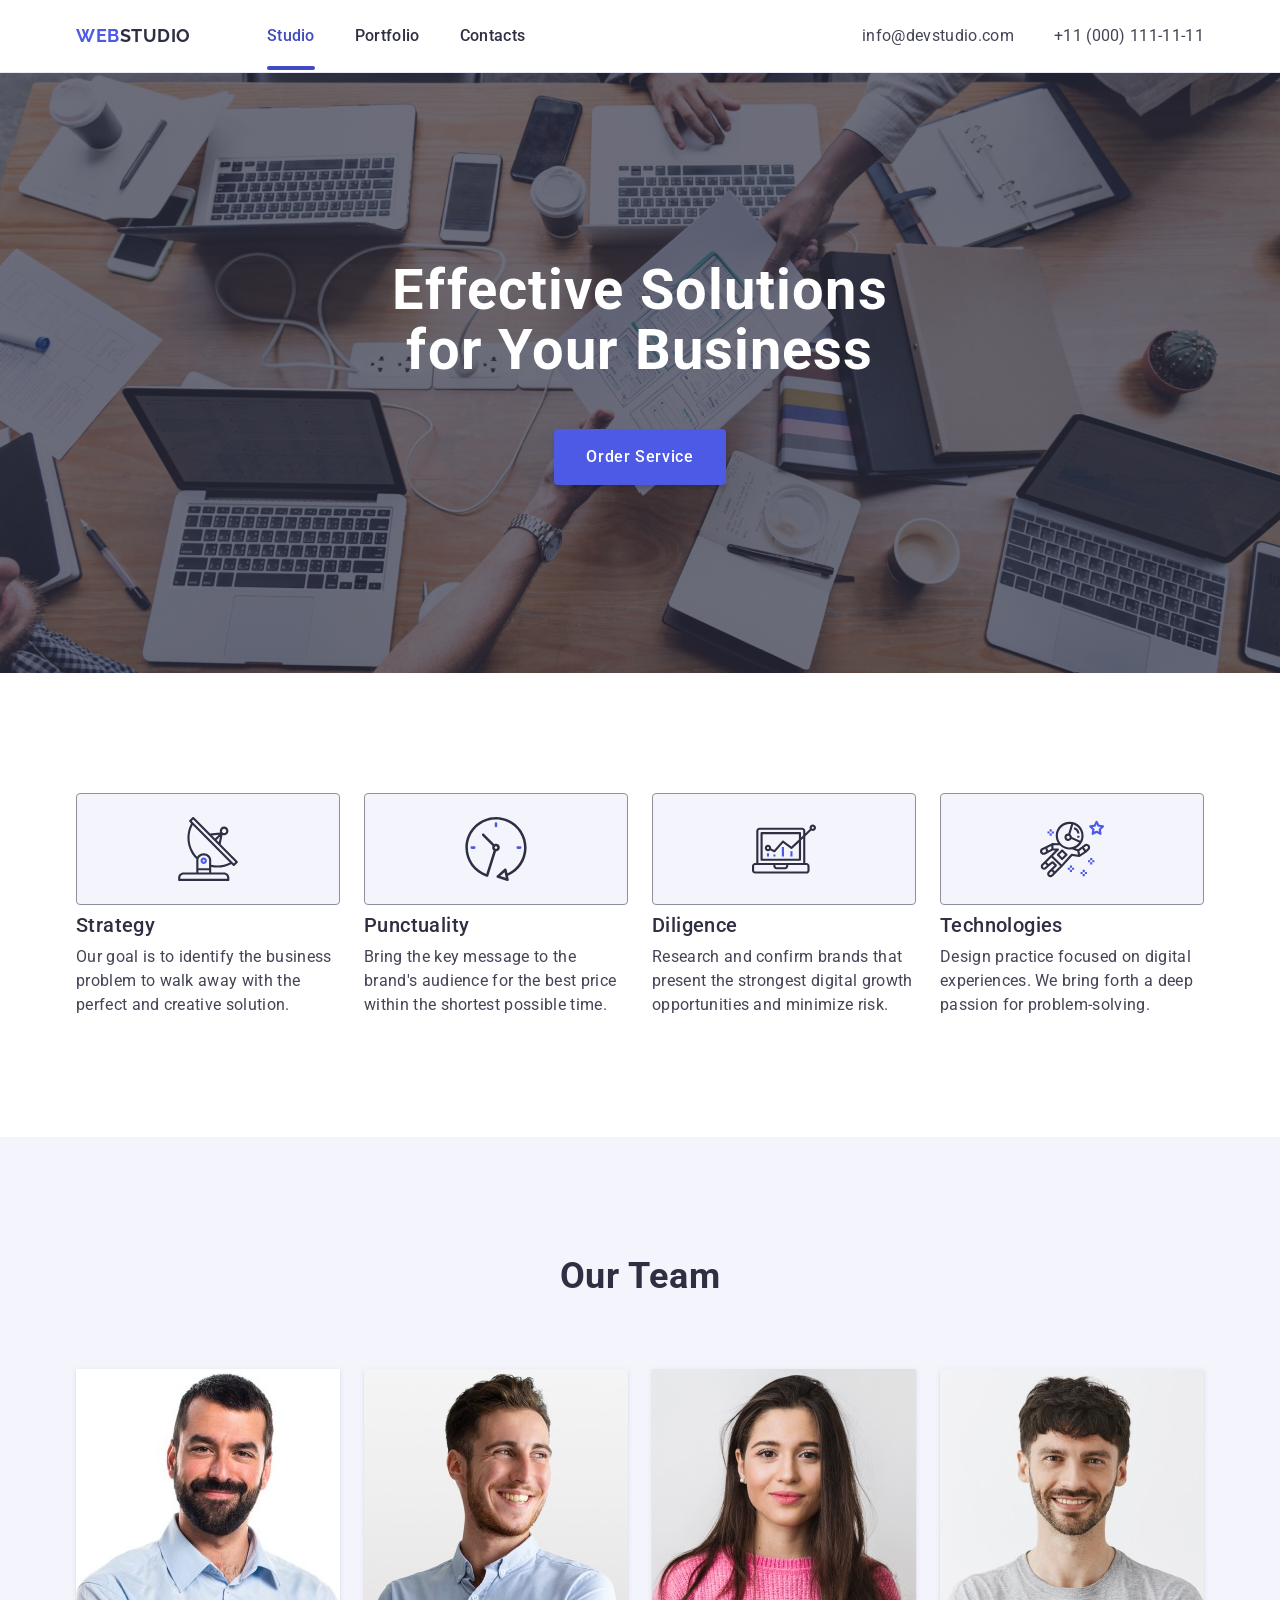
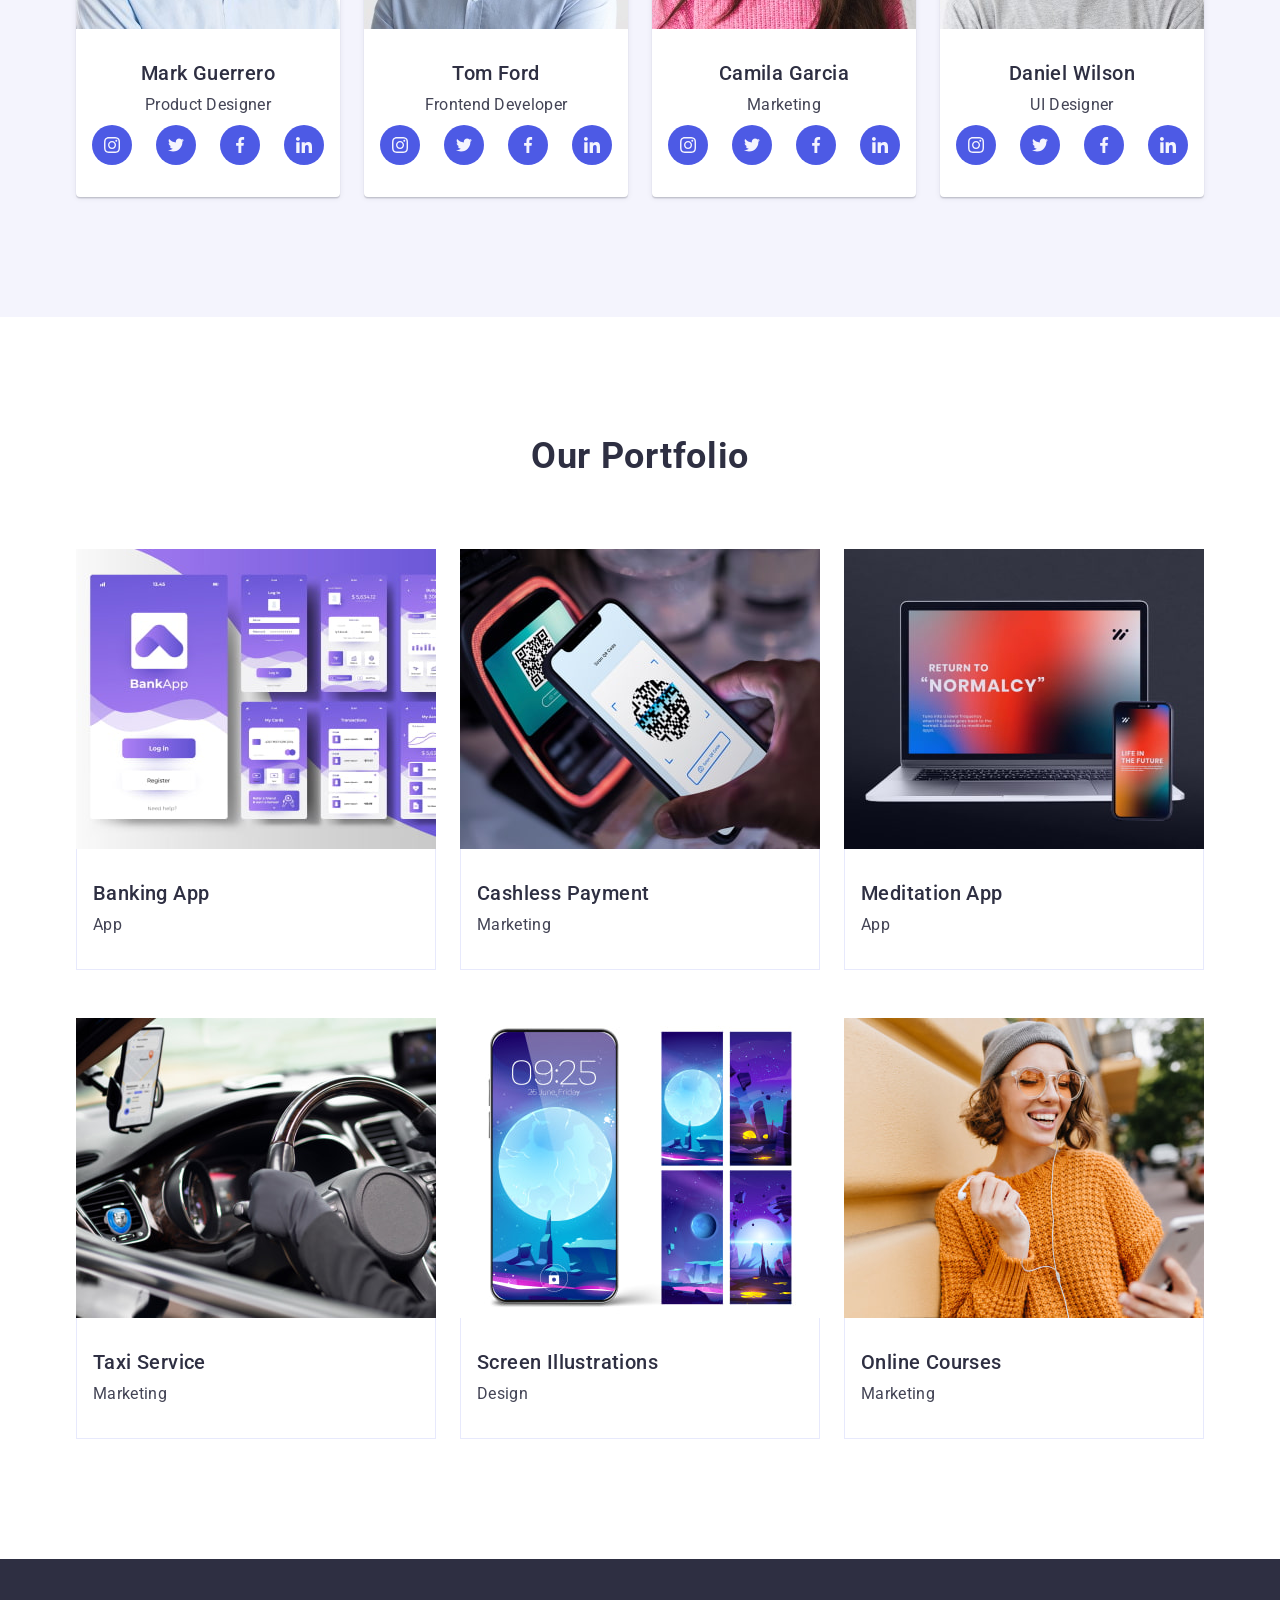
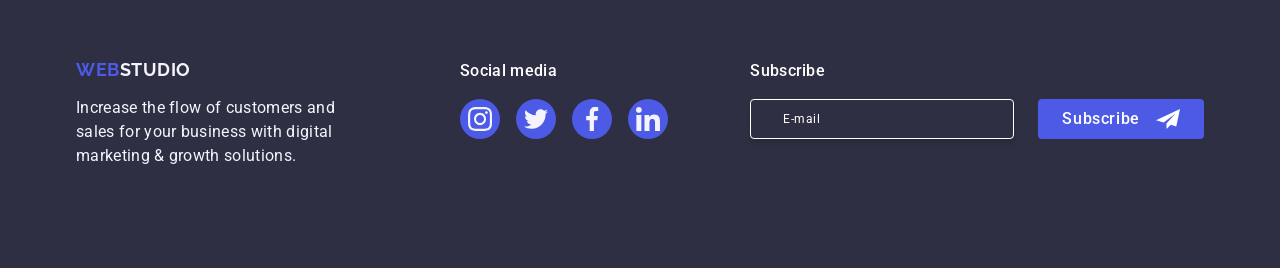
<file: index.html>
<!DOCTYPE html>
<html lang="en">
  <head>
    <meta charset="UTF-8" />
    <meta http-equiv="X-UA-Compatible" content="IE=edge" />
    <meta name="viewport" content="width=device-width, initial-scale=1.0" />
    <link
      rel="stylesheet"
      href="https://cdnjs.cloudflare.com/ajax/libs/modern-normalize/3.0.0/modern-normalize.min.css"
      integrity="sha512-3axTZ/bKFZH5/qLFTl4U+mDbBDFW+5QO5L7D1HnOhlhJbcNDIVJxoNm6It77g0eUdzfKZlHirayqRC2qJaAOJw=="
      crossorigin="anonymous"
      referrerpolicy="no-referrer"
    />
    <link rel="preconnect" href="https://fonts.googleapis.com" />
    <link rel="preconnect" href="https://fonts.gstatic.com" crossorigin />
    <link
      href="https://fonts.googleapis.com/css2?family=Raleway:ital,wght@0,100..900;1,100..900&family=Roboto:wght@400;500;700&display=swap"
      rel="stylesheet"
    />
    <link rel="stylesheet" href="./css/styles.css" />
    <title>Web Studio (Version 3.0)</title>
  </head>
  <body>
    <header class="header">
      <!-- Navigation  -->
      <div class="container header-container">
        <nav class="navigation-section">
          <a class="nav-logo" href="./index.html"
            >Web<span class="nav-logo-web">Studio</span></a
          >
          <ul class="nav-list">
            <li class="nav-list-item">
              <a
                class="nav-list-item-link active active-color"
                href="./index.html"
                >Studio</a
              >
            </li>
            <li class="nav-list-item">
              <a class="nav-list-item-link" href="">Portfolio</a>
            </li>
            <li class="nav-list-item">
              <a class="nav-list-item-link" href="">Contacts</a>
            </li>
          </ul>
        </nav>
        <address class="address">
          <ul class="address-list">
            <li class="address-list-item">
              <a class="address-list-item-link" href="mailto:info@devstudio.com"
                >info@devstudio.com</a
              >
            </li>
            <li class="address-list-item">
              <a class="address-list-item-link" href="tel:+110001111111"
                >+11 (000) 111-11-11</a
              >
            </li>
          </ul>
        </address>
      </div>
    </header>

    <main>
      <!-- hero -->
      <section class="hero-section">
        <div class="container">
          <h1 class="hero-title">Effective Solutions for Your Business</h1>
          <button class="hero-btn" type="button">Order Service</button>
        </div>
      </section>

      <!-- Advantages -->
      <section class="advan-section">
        <div class="container">
          <h2 class="advan-title">Advantages</h2>
          <ul class="advan-list-icons">
            <li class="advan-icons-item">
              <div class="advan-icons-wrapper">
                <svg width="64" height="64">
                  <use href="./images/icons.svg#icon-antenna"></use>
                </svg>
              </div>
            </li>
            <li class="advan-icons-item">
              <div class="advan-icons-wrapper">
                <svg width="64" height="64">
                  <use href="./images/icons.svg#icon-clock"></use>
                </svg>
              </div>
            </li>
            <li class="advan-icons-item">
              <div class="advan-icons-wrapper">
                <svg width="64" height="64">
                  <use href="./images/icons.svg#icon-diagram"></use>
                </svg>
              </div>
            </li>
            <li class="advan-icons-item">
              <div class="advan-icons-wrapper">
                <svg width="64" height="64">
                  <use href="./images/icons.svg#icon-astronaut"></use>
                </svg>
              </div>
            </li>
          </ul>
          <ul class="advan-list">
            <li class="advan-list-item">
              <h3 class="advan-list-item-title">Strategy</h3>
              <p class="advan-list-item-text">
                Our goal is to identify the business problem to walk away with
                the perfect and creative solution.
              </p>
            </li>
            <li class="advan-list-item">
              <h3 class="advan-list-item-title">Punctuality</h3>
              <p class="advan-list-item-text">
                Bring the key message to the brand's audience for the best price
                within the shortest possible time.
              </p>
            </li>
            <li class="advan-list-item">
              <h3 class="advan-list-item-title">Diligence</h3>
              <p class="advan-list-item-text">
                Research and confirm brands that present the strongest digital
                growth opportunities and minimize risk.
              </p>
            </li>
            <li class="advan-list-item">
              <h3 class="advan-list-item-title">Technologies</h3>
              <p class="advan-list-item-text">
                Design practice focused on digital experiences. We bring forth a
                deep passion for problem-solving.
              </p>
            </li>
          </ul>
        </div>
      </section>

      <!-- Team -->
      <section class="team-section">
        <div class="container">
          <h2 class="team-title">Our Team</h2>
          <ul class="team-list">
            <li class="team-list-item">
              <img
                class="team-list-item-img"
                src="./images/photo1.jpg"
                alt="Man Mark"
                width="264"
                loading="lazy"
              />
              <div class="team-list-item-wrap">
                <h3 class="team-list-item-title">Mark Guerrero</h3>
                <p class="team-list-item-text">Product Designer</p>
                <ul class="social-list">
                  <li class="social-item">
                    <a
                      class="soc-item-link"
                      href="https://instagram.com"
                      target="_blank"
                      rel="noreferrer noopener"
                    >
                      <svg class="soc-icons" width="16" height="16">
                        <use href="./images/icons.svg#icon-instagram"></use>
                      </svg>
                    </a>
                  </li>
                  <li class="social-item">
                    <a
                      class="soc-item-link"
                      href="https://twitter.com"
                      target="_blank"
                      rel="noreferrer noopener"
                    >
                      <svg class="soc-icons" width="16" height="16">
                        <use href="./images/icons.svg#icon-twitter"></use>
                      </svg>
                    </a>
                  </li>
                  <li class="social-item">
                    <a
                      class="soc-item-link"
                      href="https://facebook.com"
                      target="_blank"
                      rel="noreferrer noopener"
                    >
                      <svg class="soc-icons" width="16" height="16">
                        <use href="./images/icons.svg#icon-facebook"></use>
                      </svg>
                    </a>
                  </li>
                  <li class="social-item">
                    <a
                      class="soc-item-link"
                      href="https://linkedin.com"
                      target="_blank"
                      rel="noreferrer noopener"
                    >
                      <svg class="soc-icons" width="16" height="16">
                        <use href="./images/icons.svg#icon-linkedin"></use>
                      </svg>
                    </a>
                  </li>
                </ul>
              </div>
            </li>
            <li class="team-list-item">
              <img
                class="team-list-item-img"
                src="./images/photo2.jpg"
                alt="Man Tom"
                width="264"
                loading="lazy"
              />
              <div class="team-list-item-wrap">
                <h3 class="team-list-item-title">Tom Ford</h3>
                <p class="team-list-item-text">Frontend Developer</p>
                <ul class="social-list">
                  <li class="social-item">
                    <a
                      class="soc-item-link"
                      href="https://instagram.com"
                      target="_blank"
                      rel="noreferrer noopener"
                    >
                      <svg class="soc-icons" width="16" height="16">
                        <use href="./images/icons.svg#icon-instagram"></use>
                      </svg>
                    </a>
                  </li>
                  <li class="social-item">
                    <a
                      class="soc-item-link"
                      href="https://twitter.com"
                      target="_blank"
                      rel="noreferrer noopener"
                    >
                      <svg class="soc-icons" width="16" height="16">
                        <use href="./images/icons.svg#icon-twitter"></use>
                      </svg>
                    </a>
                  </li>
                  <li class="social-item">
                    <a
                      class="soc-item-link"
                      href="https://facebook.com"
                      target="_blank"
                      rel="noreferrer noopener"
                    >
                      <svg class="soc-icons" width="16" height="16">
                        <use href="./images/icons.svg#icon-facebook"></use>
                      </svg>
                    </a>
                  </li>
                  <li class="social-item">
                    <a
                      class="soc-item-link"
                      href="https://linkedin.com"
                      target="_blank"
                      rel="noreferrer noopener"
                    >
                      <svg class="soc-icons" width="16" height="16">
                        <use href="./images/icons.svg#icon-linkedin"></use>
                      </svg>
                    </a>
                  </li>
                </ul>
              </div>
            </li>
            <li class="team-list-item">
              <img
                class="team-list-item-img"
                src="./images/photo3.jpg"
                alt="Woman Camila"
                width="264"
                loading="lazy"
              />
              <div class="team-list-item-wrap">
                <h3 class="team-list-item-title">Camila Garcia</h3>
                <p class="team-list-item-text">Marketing</p>
                <ul class="social-list">
                  <li class="social-item">
                    <a
                      class="soc-item-link"
                      href="https://instagram.com"
                      target="_blank"
                      rel="noreferrer noopener"
                    >
                      <svg class="soc-icons" width="16" height="16">
                        <use href="./images/icons.svg#icon-instagram"></use>
                      </svg>
                    </a>
                  </li>
                  <li class="social-item">
                    <a
                      class="soc-item-link"
                      href="https://twitter.com"
                      target="_blank"
                      rel="noreferrer noopener"
                    >
                      <svg class="soc-icons" width="16" height="16">
                        <use href="./images/icons.svg#icon-twitter"></use>
                      </svg>
                    </a>
                  </li>
                  <li class="social-item">
                    <a
                      class="soc-item-link"
                      href="https://facebook.com"
                      target="_blank"
                      rel="noreferrer noopener"
                    >
                      <svg class="soc-icons" width="16" height="16">
                        <use href="./images/icons.svg#icon-facebook"></use>
                      </svg>
                    </a>
                  </li>
                  <li class="social-item">
                    <a
                      class="soc-item-link"
                      href="https://linkedin.com"
                      target="_blank"
                      rel="noreferrer noopener"
                    >
                      <svg class="soc-icons" width="16" height="16">
                        <use href="./images/icons.svg#icon-linkedin"></use>
                      </svg>
                    </a>
                  </li>
                </ul>
              </div>
            </li>
            <li class="team-list-item">
              <img
                class="team-list-item-img"
                src="./images/photo4.jpg"
                alt="Man Daniel"
                width="264"
                loading="lazy"
              />
              <div class="team-list-item-wrap">
                <h3 class="team-list-item-title">Daniel Wilson</h3>
                <p class="team-list-item-text">UI Designer</p>
                <ul class="social-list">
                  <li class="social-item">
                    <a
                      class="soc-item-link"
                      href="https://instagram.com"
                      target="_blank"
                      rel="noreferrer noopener"
                    >
                      <svg class="soc-icons" width="16" height="16">
                        <use href="./images/icons.svg#icon-instagram"></use>
                      </svg>
                    </a>
                  </li>
                  <li class="social-item">
                    <a
                      class="soc-item-link"
                      href="https://twitter.com"
                      target="_blank"
                      rel="noreferrer noopener"
                    >
                      <svg class="soc-icons" width="16" height="16">
                        <use href="./images/icons.svg#icon-twitter"></use>
                      </svg>
                    </a>
                  </li>
                  <li class="social-item">
                    <a
                      class="soc-item-link"
                      href="https://facebook.com"
                      target="_blank"
                      rel="noreferrer noopener"
                    >
                      <svg class="soc-icons" width="16" height="16">
                        <use href="./images/icons.svg#icon-facebook"></use>
                      </svg>
                    </a>
                  </li>
                  <li class="social-item">
                    <a
                      class="soc-item-link"
                      href="https://linkedin.com"
                      target="_blank"
                      rel="noreferrer noopener"
                    >
                      <svg class="soc-icons" width="16" height="16">
                        <use href="./images/icons.svg#icon-linkedin"></use>
                      </svg>
                    </a>
                  </li>
                </ul>
              </div>
            </li>
          </ul>
        </div>
      </section>

      <!-- Portfolio -->
      <section class="portfolio-section">
        <div class="container">
          <h2 class="portfolio-title">Our Portfolio</h2>
          <ul class="portfolio-list">
            <li class="portfolio-list-item">
              <div class="port-link-box">
                <img
                  class="portfolio-list-item-img"
                  src="./images/port_1.jpg"
                  alt="bank app"
                  width="360"
                  loading="lazy"
                />
                <p class="overlay-text">
                  14 Stylish and User-Friendly App Design Concepts · Task
                  Manager App · Calorie Tracker App · Exotic Fruit Ecommerce App
                  · Cloud Storage App
                </p>
              </div>
              <div class="content-wrap">
                <h3 class="portfolio-list-item-title">Banking App</h3>
                <p class="portfolio-list-item-text">App</p>
              </div>
            </li>
            <li class="portfolio-list-item">
              <div class="port-link-box">
                <img
                  class="portfolio-list-item-img"
                  src="./images/port_2.jpg"
                  alt="cashless payment"
                  width="360"
                  loading="lazy"
                />
                <p class="overlay-text">
                  14 Stylish and User-Friendly App Design Concepts · Task
                  Manager App · Calorie Tracker App · Exotic Fruit Ecommerce App
                  · Cloud Storage App
                </p>
              </div>
              <div class="content-wrap">
                <h3 class="portfolio-list-item-title">Cashless Payment</h3>
                <p class="portfolio-list-item-text">Marketing</p>
              </div>
            </li>
            <li class="portfolio-list-item">
              <div class="port-link-box">
                <img
                  class="portfolio-list-item-img"
                  src="./images/port_3.jpg"
                  alt="meditation app"
                  width="360"
                  loading="lazy"
                />
                <p class="overlay-text">
                  14 Stylish and User-Friendly App Design Concepts · Task
                  Manager App · Calorie Tracker App · Exotic Fruit Ecommerce App
                  · Cloud Storage App
                </p>
              </div>
              <div class="content-wrap">
                <h3 class="portfolio-list-item-title">Meditation App</h3>
                <p class="portfolio-list-item-text">App</p>
              </div>
            </li>
            <li class="portfolio-list-item">
              <div class="port-link-box">
                <img
                  class="portfolio-list-item-img"
                  src="./images/port_4.jpg"
                  alt="taxi service"
                  width="360"
                  loading="lazy"
                />
                <p class="overlay-text">
                  14 Stylish and User-Friendly App Design Concepts · Task
                  Manager App · Calorie Tracker App · Exotic Fruit Ecommerce App
                  · Cloud Storage App
                </p>
              </div>
              <div class="content-wrap">
                <h3 class="portfolio-list-item-title">Taxi Service</h3>
                <p class="portfolio-list-item-text">Marketing</p>
              </div>
            </li>
            <li class="portfolio-list-item">
              <div class="port-link-box">
                <img
                  class="portfolio-list-item-img"
                  src="./images/port_5.jpg"
                  alt="screen illustrations"
                  width="360"
                  loading="lazy"
                />
                <p class="overlay-text">
                  14 Stylish and User-Friendly App Design Concepts · Task
                  Manager App · Calorie Tracker App · Exotic Fruit Ecommerce App
                  · Cloud Storage App
                </p>
              </div>
              <div class="content-wrap">
                <h3 class="portfolio-list-item-title">Screen Illustrations</h3>
                <p class="portfolio-list-item-text">Design</p>
              </div>
            </li>
            <li class="portfolio-list-item">
              <div class="port-link-box">
                <img
                  class="portfolio-list-item-img"
                  src="./images/port_6.jpg"
                  alt="online sources"
                  width="360"
                  loading="lazy"
                />
                <p class="overlay-text">
                  14 Stylish and User-Friendly App Design Concepts · Task
                  Manager App · Calorie Tracker App · Exotic Fruit Ecommerce App
                  · Cloud Storage App
                </p>
              </div>
              <div class="content-wrap">
                <h3 class="portfolio-list-item-title">Online Courses</h3>
                <p class="portfolio-list-item-text">Marketing</p>
              </div>
            </li>
          </ul>
        </div>
      </section>
    </main>

    <footer class="footer">
      <div class="container footer-container">
        <div class="first-wrap-f">
          <a class="footer-logo" href="./index.html"
            >Web<span class="footer-logo-web">Studio</span></a
          >
          <p class="footer-text">
            Increase the flow of customers and sales for your business with
            digital marketing & growth solutions.
          </p>
        </div>
        <div>
          <p class="social-text">Social media</p>
          <ul class="social-list soc-f">
            <li class="social-item">
              <a
                class="soc-item-link f-social-link"
                href="https://instagram.com"
                target="_blank"
                rel="noreferrer noopener"
              >
                <svg class="soc-icons" width="24" height="24">
                  <use href="./images/icons.svg#icon-instagram"></use>
                </svg>
              </a>
            </li>
            <li class="social-item">
              <a
                class="soc-item-link f-social-link"
                href="https://twitter.com"
                target="_blank"
                rel="noreferrer noopener"
              >
                <svg class="soc-icons" width="24" height="24">
                  <use href="./images/icons.svg#icon-twitter"></use>
                </svg>
              </a>
            </li>
            <li class="social-item">
              <a
                class="soc-item-link f-social-link"
                href="https://facebook.com"
                target="_blank"
                rel="noreferrer noopener"
              >
                <svg class="soc-icons" width="24" height="24">
                  <use href="./images/icons.svg#icon-facebook"></use>
                </svg>
              </a>
            </li>
            <li class="social-item">
              <a
                class="soc-item-link f-social-link"
                href="https://linkedin.com"
                target="_blank"
                rel="noreferrer noopener"
              >
                <svg class="soc-icons" width="24" height="24">
                  <use href="./images/icons.svg#icon-linkedin"></use>
                </svg>
              </a>
            </li>
          </ul>
        </div>
        <div class="subscribe-wrap">
          <p class="sub-title">Subscribe</p>
          <form class="form-sub">
            <label for="email-sub" class="email-sub-label">
              <input
                class="sub-input"
                name="email-sub"
                id="email-sub"
                type="email"
                placeholder="E-mail"
                autocomplete="off"
                required
              />
            </label>
            <button class="btn-sub" type="submit">
              Subscribe
              <svg class="sub-icon" width="24" height="24">
                <use href="./images/icons.svg#icon-frame"></use>
              </svg>
            </button>
          </form>
        </div>
      </div>
    </footer>

    <div class="modal-overlay">
      <div class="modal">
        <button class="close-btn-modal" type="button">
          <svg class="close-icon" width="8" height="8">
            <use href="./images/icons.svg#icon-close"></use>
          </svg>
        </button>
        <p class="modal-title">Leave your contacts and we will call you back</p>
        <form>
          <div class="label-wrap">
            <label for="user-name" class="label-modal">Name </label>
            <div class="input-wrap">
              <input
                name="user-name"
                id="user-name"
                class="input-modal"
                type="text"
                autofocus
                autocomplete="off"
                required
              />
              <svg class="input-icon" width="18" height="24">
                <use href="./images/icons.svg#icon-person"></use>
              </svg>
            </div>
          </div>

          <div class="label-wrap">
            <label for="user-phone" class="label-modal">Phone </label>
            <div class="input-wrap">
              <input
                id="user-phone"
                name="user-phone"
                class="input-modal"
                type="tel"
                autocomplete="off"
                required
              />
              <svg class="input-icon" width="18" height="24">
                <use href="./images/icons.svg#icon-phone"></use>
              </svg>
            </div>
          </div>

          <div class="label-wrap">
            <label for="user-email" class="label-modal">Email </label>
            <div class="input-wrap">
              <input
                name="user-email"
                id="user-email"
                class="input-modal"
                type="email"
                autocomplete="off"
                required
              />
              <svg class="input-icon" width="18" height="24">
                <use href="./images/icons.svg#icon-email"></use>
              </svg>
            </div>
          </div>

          <div class="label-wrap comment">
            <label for="user-comment" class="label-modal">Comment </label>
            <textarea
              class="text-modal"
              name="user-comment"
              id="user-comment"
              placeholder="Text input"
            ></textarea>
          </div>

          <div class="privacy-box">
            <input
              class="fake-confirm-inp visually-hidden"
              type="checkbox"
              name="user-privacy"
              id="user-privacy"
              value="true"
            />
            <label for="user-privacy" class="privacy-text">
              <span class="icon-confirm-wrap"
                ><svg class="icon-confirm" width="10" height="8">
                  <use href="./images/icons.svg#icon-vector"></use>
                </svg>
              </span>
              I accept the terms and conditions of the
              <a class="privacy-link" href="">Privacy Policy</a>
            </label>
          </div>
          <button class="btn-submit" type="submit">Send</button>
        </form>
      </div>
    </div>
  </body>
</html>
</file>
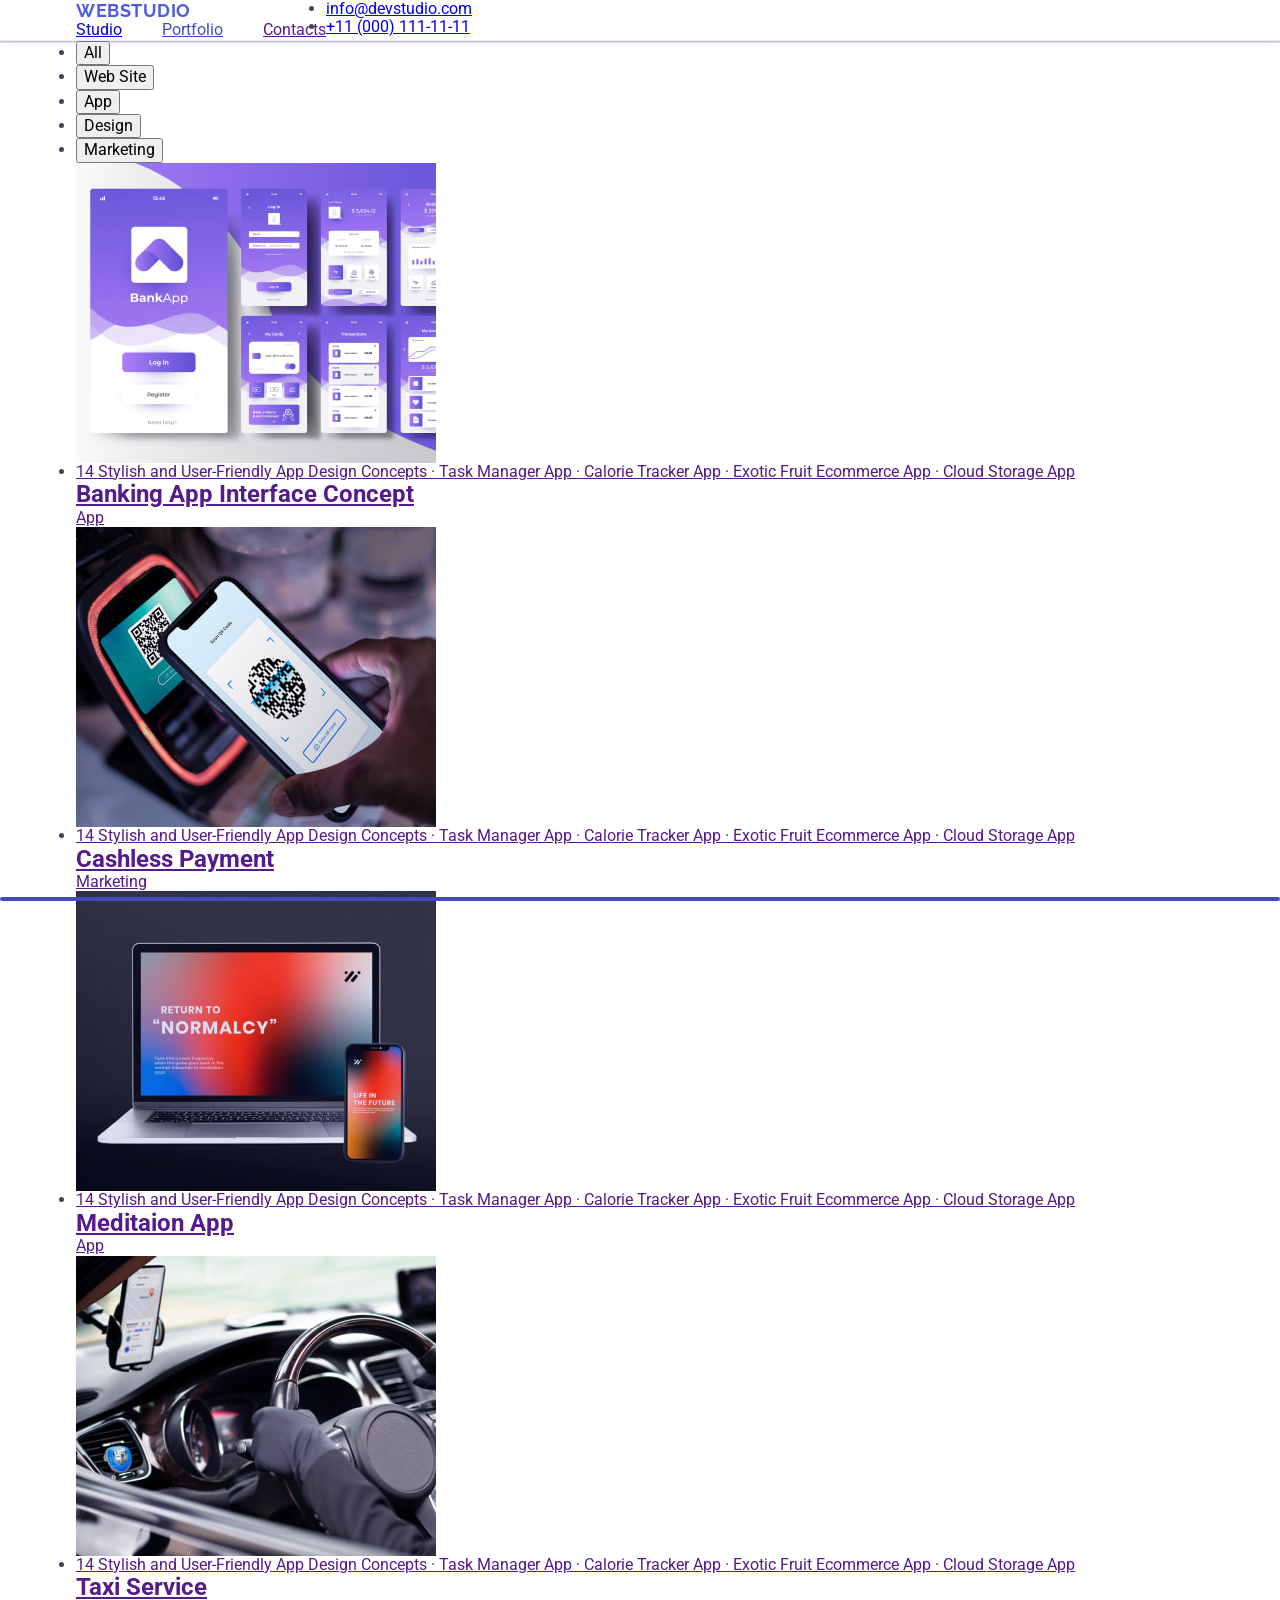
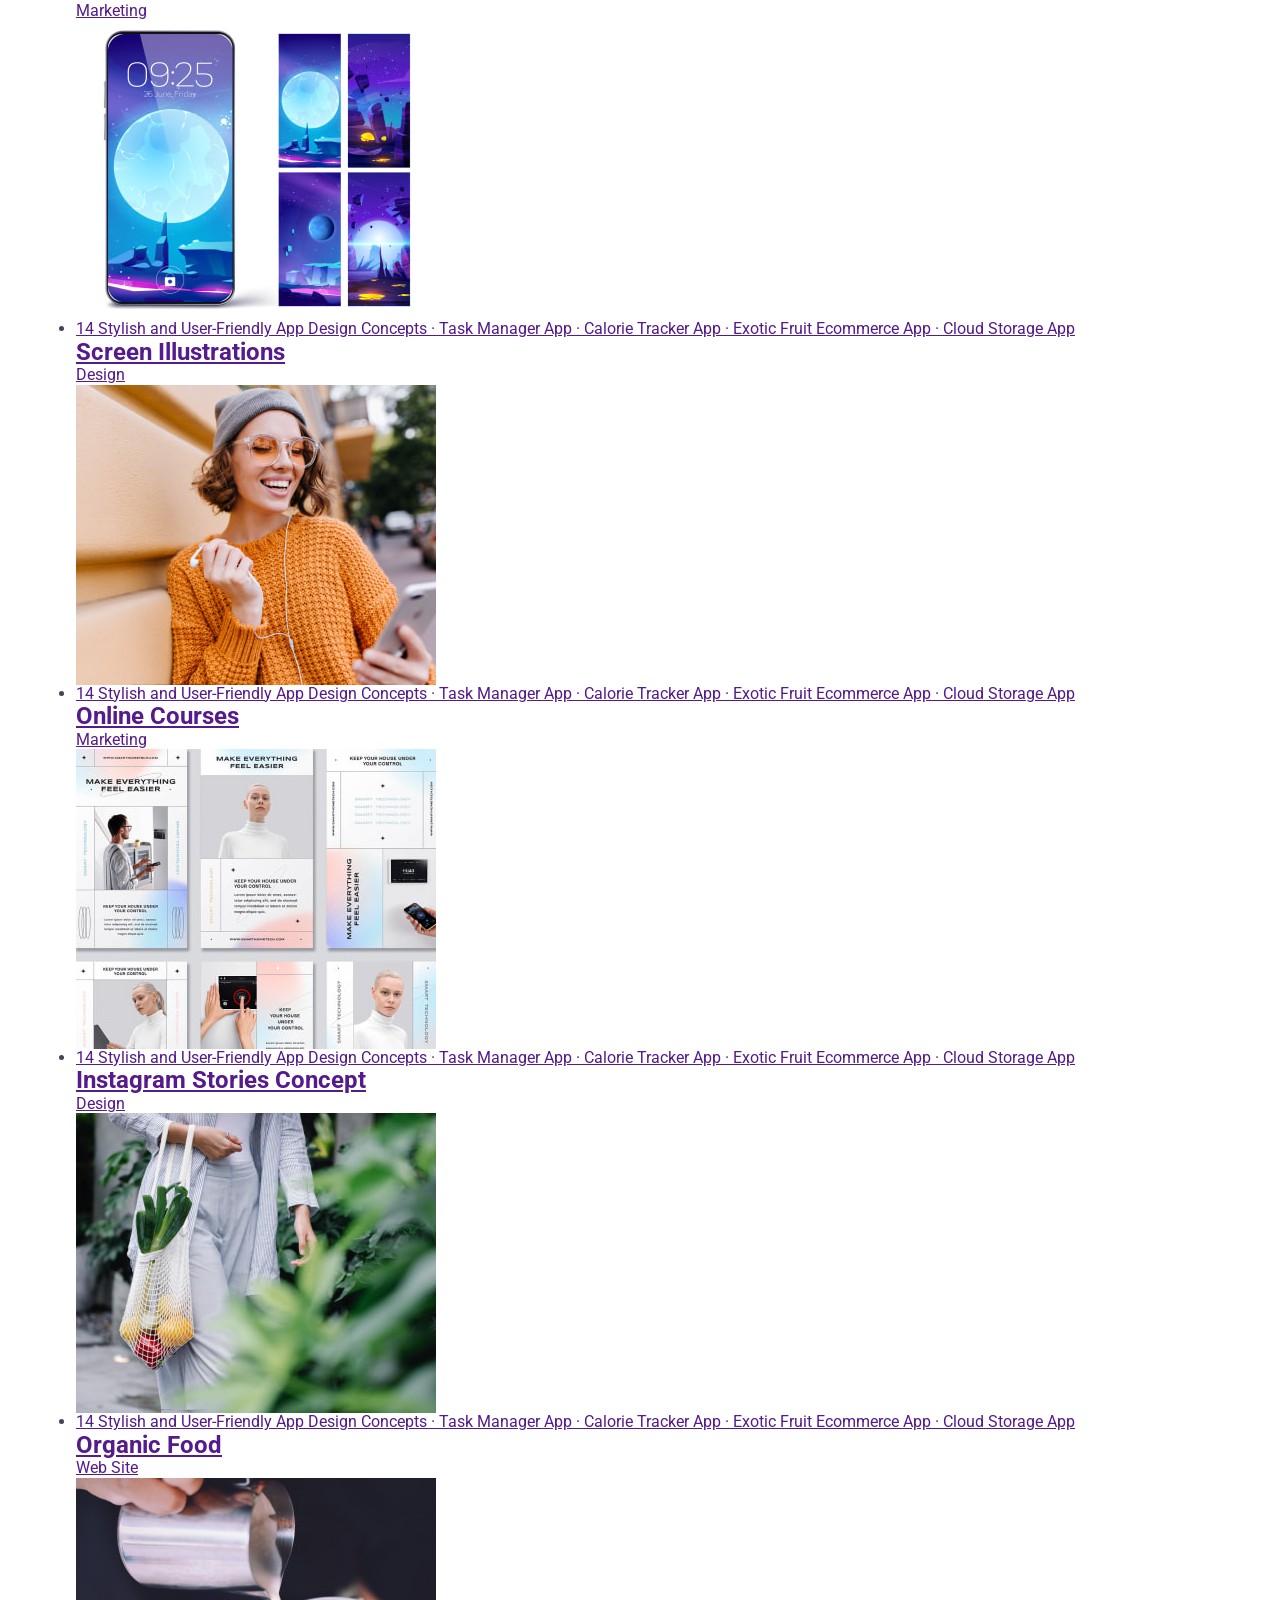
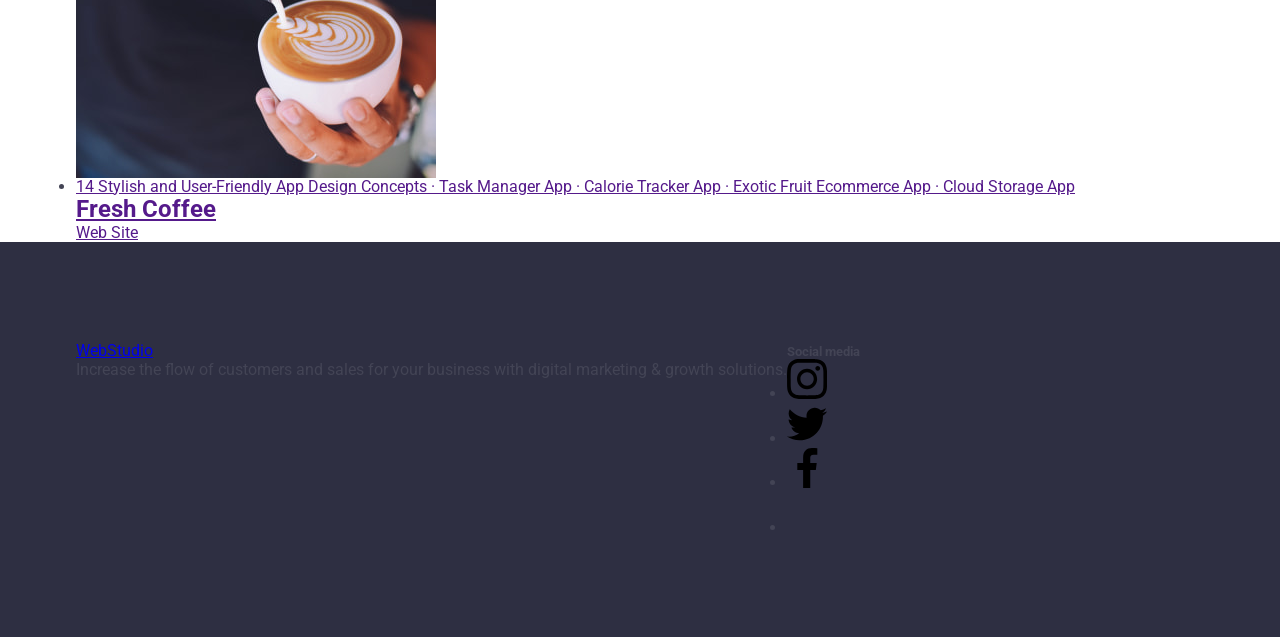
<file: portfolio.html>
<!DOCTYPE html>
<html lang="en">
  <head>
    <meta charset="UTF-8" />
    <meta http-equiv="X-UA-Compatible" content="IE=edge" />
    <meta name="viewport" content="width=device-width, initial-scale=1.0" />
    <title>Portfolio</title>
    <link rel="preconnect" href="https://fonts.googleapis.com" />
    <link rel="preconnect" href="https://fonts.gstatic.com" crossorigin />
    <link
      href="https://fonts.googleapis.com/css2?family=Raleway:wght@800&family=Roboto:wght@400;500;700&display=swap"
      rel="stylesheet"
    />
    <link
      rel="stylesheet"
      href="https://cdnjs.cloudflare.com/ajax/libs/modern-normalize/1.1.0/modern-normalize.min.css"
    />
    <link rel="stylesheet" href="./css/styles.css" />
  </head>
  <body>
    <header class="header">
      <!-- Navigation  -->
      <div class="header-container container">
        <nav class="navigation">
          <a class="nav-logo" href="./index.html"
            ><span class="logo">Web</span>Studio</a
          >
          <ul class="nav-list list">
            <li class="nav-item">
              <a class="nav-link" href="./index.html">Studio</a>
            </li>
            <li class="nav-item">
              <a class="nav-link active active-color" href="./portfolio.html"
                >Portfolio</a
              >
            </li>
            <li class="nav-item">
              <a class="nav-link" href="">Contacts</a>
            </li>
          </ul>
        </nav>

        <ul class="contacts-list list">
          <li class="contacts-item">
            <a class="contacts-link" href="mailto:info@devstudio.com"
              >info@devstudio.com</a
            >
          </li>
          <li class="contacts-item">
            <a class="contacts-link" href="tel:+11(000)1111111"
              >+11 (000) 111-11-11</a
            >
          </li>
        </ul>
      </div>
    </header>

    <main>
      <section class="works">
        <div class="container">
          <h1 class="visually-hidden">Works</h1>
          <!-- Логический заголовок -->
          <!-- buttons filter -->
          <ul class="filter-list list">
            <li><button class="filter-button" type="button">All</button></li>
            <li>
              <button class="filter-button" type="button">Web Site</button>
            </li>
            <li><button class="filter-button" type="button">App</button></li>
            <li><button class="filter-button" type="button">Design</button></li>
            <li>
              <button class="filter-button" type="button">Marketing</button>
            </li>
          </ul>

          <ul class="works-list list">
            <li class="works-item">
              <a class="works-link-box" href="">
                <div class="works-thumb">
                  <img src="./images/img.jpg" alt="img" width="360" />
                  <div class="overlay">
                    <p class="text-box">
                      14 Stylish and User-Friendly App Design Concepts · Task
                      Manager App · Calorie Tracker App · Exotic Fruit Ecommerce
                      App · Cloud Storage App
                    </p>
                  </div>
                </div>
                <div class="works-content">
                  <h2 class="works-title">Banking App Interface Concept</h2>
                  <p class="works-text">App</p>
                </div></a
              >
            </li>
            <li class="works-item">
              <a class="works-link-box" href="">
                <div class="works-thumb">
                  <img src="./images/img1.jpg" alt="img1" width="360" />
                  <div class="overlay">
                    <p class="text-box">
                      14 Stylish and User-Friendly App Design Concepts · Task
                      Manager App · Calorie Tracker App · Exotic Fruit Ecommerce
                      App · Cloud Storage App
                    </p>
                  </div>
                </div>
                <div class="works-content">
                  <h2 class="works-title">Cashless Payment</h2>
                  <p class="works-text">Marketing</p>
                </div></a
              >
            </li>
            <li class="works-item">
              <a class="works-link-box" href=""
                ><div class="works-thumb">
                  <img src="./images/img2.jpg" alt="img2" width="360" />
                  <div class="overlay">
                    <p class="text-box">
                      14 Stylish and User-Friendly App Design Concepts · Task
                      Manager App · Calorie Tracker App · Exotic Fruit Ecommerce
                      App · Cloud Storage App
                    </p>
                  </div>
                </div>
                <div class="works-content">
                  <h2 class="works-title">Meditaion App</h2>
                  <p class="works-text">App</p>
                </div></a
              >
            </li>
            <li class="works-item">
              <a class="works-link-box" href="">
                <div class="works-thumb">
                  <img src="./images/img3.jpg" alt="img3" width="360" />
                  <div class="overlay">
                    <p class="text-box">
                      14 Stylish and User-Friendly App Design Concepts · Task
                      Manager App · Calorie Tracker App · Exotic Fruit Ecommerce
                      App · Cloud Storage App
                    </p>
                  </div>
                </div>
                <div class="works-content">
                  <h2 class="works-title">Taxi Service</h2>
                  <p class="works-text">Marketing</p>
                </div></a
              >
            </li>
            <li class="works-item">
              <a class="works-link-box" href=""
                ><div class="works-thumb">
                  <img src="./images/img4.jpg" alt="img4" width="360" />
                  <div class="overlay">
                    <p class="text-box">
                      14 Stylish and User-Friendly App Design Concepts · Task
                      Manager App · Calorie Tracker App · Exotic Fruit Ecommerce
                      App · Cloud Storage App
                    </p>
                  </div>
                </div>
                <div class="works-content">
                  <h2 class="works-title">Screen Illustrations</h2>
                  <p class="works-text">Design</p>
                </div></a
              >
            </li>
            <li class="works-item">
              <a class="works-link-box" href="">
                <div class="works-thumb">
                  <img src="./images/img5.jpg" alt="img5" width="360" />
                  <div class="overlay">
                    <p class="text-box">
                      14 Stylish and User-Friendly App Design Concepts · Task
                      Manager App · Calorie Tracker App · Exotic Fruit Ecommerce
                      App · Cloud Storage App
                    </p>
                  </div>
                </div>
                <div class="works-content">
                  <h2 class="works-title">Online Courses</h2>
                  <p class="works-text">Marketing</p>
                </div></a
              >
            </li>
            <li class="works-item">
              <a class="works-link-box" href="">
                <div class="works-thumb">
                  <img src="./images/img6.jpg" alt="img6" width="360" />
                  <div class="overlay">
                    <p class="text-box">
                      14 Stylish and User-Friendly App Design Concepts · Task
                      Manager App · Calorie Tracker App · Exotic Fruit Ecommerce
                      App · Cloud Storage App
                    </p>
                  </div>
                </div>
                <div class="works-content">
                  <h2 class="works-title">Instagram Stories Concept</h2>
                  <p class="works-text">Design</p>
                </div></a
              >
            </li>
            <li class="works-item">
              <a class="works-link-box" href=""
                ><div class="works-thumb">
                  <img src="./images/img7.jpg" alt="img7" width="360" />
                  <div class="overlay">
                    <p class="text-box">
                      14 Stylish and User-Friendly App Design Concepts · Task
                      Manager App · Calorie Tracker App · Exotic Fruit Ecommerce
                      App · Cloud Storage App
                    </p>
                  </div>
                </div>
                <div class="works-content">
                  <h2 class="works-title">Organic Food</h2>
                  <p class="works-text">Web Site</p>
                </div></a
              >
            </li>
            <li class="works-item">
              <a class="works-link-box" href="">
                <div class="works-thumb">
                  <img src="./images/img8.jpg" alt="img8" width="360" />
                  <div class="overlay">
                    <p class="text-box">
                      14 Stylish and User-Friendly App Design Concepts · Task
                      Manager App · Calorie Tracker App · Exotic Fruit Ecommerce
                      App · Cloud Storage App
                    </p>
                  </div>
                </div>
                <div class="works-content">
                  <h2 class="works-title">Fresh Coffee</h2>
                  <p class="works-text">Web Site</p>
                </div></a
              >
            </li>
          </ul>
        </div>
      </section>
    </main>

    <footer class="footer">
      <div class="footer-container container">
        <div>
          <a class="f-logo" href="./index.html"
            ><span class="logo">Web</span>Studio</a
          >
          <p class="advice">
            Increase the flow of customers and sales for your business with
            digital marketing & growth solutions.
          </p>
        </div>

        <div class="media">
          <h5 class="media-title">Social media</h5>
          <ul class="social-media-list list">
            <li class="social-media-item">
              <a href="" class="social-link"
                ><svg width="40" height="40">
                  <use href="./images/icons.svg#icon-instagram"></use></svg
              ></a>
            </li>
            <li class="social-media-item">
              <a href="" class="social-link"
                ><svg width="40" height="40">
                  <use href="./images/icons.svg#icon-twitter"></use></svg
              ></a>
            </li>
            <li class="social-media-item">
              <a href="" class="social-link"
                ><svg width="40" height="40">
                  <use href="./images/icons.svg#icon-facebook"></use></svg
              ></a>
            </li>
            <li class="social-media-item">
              <a href="" class="social-link">
                <svg width="40" height="40">
                  <use href="./images/icons.svg#icon-in"></use></svg
              ></a>
            </li>
          </ul>
        </div>
      </div>
    </footer>
  </body>
</html>
</file>
<file: css/styles.css>
:root {
  --iris: #4d5ae5;
  --ocean: #404bbf;
  --navy-blue: #2e2f42;
  --green: #31d0aa;
  --slate: #434455;
  --light-slate: #8e8f99;
  --cornflower: #e7e9fc;
  --cloud: #f4f4fd;
  --navy-blue-modal: rgba(46, 47, 66, 0.4);
  --grey: rgba(46, 47, 66, 0.7);
  --white: #fff;
  --dairy: #fcfcfc;
}
:root {
  --font-family: "Roboto", sans-serif;
  --second-family: "Raleway", sans-serif;
}

body {
  font-family: var(--font-family);
  color: var(--slate);
  background-color: var(--white);
}

h1,
h2,
h3,
h4,
h5,
h6,
p,
ul,
ol {
  margin: 0;
  padding: 0;
}

img {
  display: block;
  max-width: 100%;
  height: auto;
  object-fit: cover;
}

/*---------- header ----------*/

.header {
  border-bottom: 1px solid var(--cornflower);
  background-color: var(--white);
  box-shadow: 0px 2px 1px 0px rgba(46, 47, 66, 0.08),
    0px 1px 1px 0px rgba(46, 47, 66, 0.16),
    0px 1px 6px 0px rgba(46, 47, 66, 0.08);
}

.container {
  max-width: 1158px;
  margin: 0 auto;
  padding: 0 15px;
}

.header-container {
  display: flex;
}

.navigation-section {
  display: flex;
  align-items: center;
  margin-right: auto;
}

.nav-logo,
.footer-logo {
  display: inline-block;
  margin-right: 76px;
  font-family: var(--second-family);
  font-weight: 700;
  text-decoration: none;
  font-size: 18px;
  line-height: 1.17;
  letter-spacing: 0.03em;
  text-transform: uppercase;
  color: var(--iris);
}
.nav-logo-web {
  color: var(--navy-blue);
}
.nav-list {
  display: flex;
  gap: 40px;
  list-style: none;
}
.nav-list-item {
}
.nav-list-item-link {
  position: relative;
  padding: 24px 0;
  font-weight: 500;
  line-height: 1.5;
  letter-spacing: 0.02em;
  text-decoration: none;
  color: var(--navy-blue);
  transition-property: color;
  transition-duration: 250ms;
  transition-timing-function: cubic-bezier(0.4, 0, 0.2, 1);
}

.nav-list-item-link:hover,
.nav-list-item-link:focus {
  color: var(--ocean);
}

.active::after {
  position: absolute;
  bottom: -1px;
  left: 0;
  content: "";
  width: 100%;
  height: 4px;
  border-radius: 2px;
  background: var(--ocean);
}

.active-color {
  color: var(--ocean);
}

.address {
  font-style: normal;
}
.address-list {
  display: flex;
  gap: 40px;
  list-style: none;
}
.address-list-item {
}
.address-list-item-link {
  display: inline-block;
  padding: 24px 0;
  font-weight: 400;
  line-height: 1.5;
  letter-spacing: 0.02em;
  text-decoration: none;
  color: inherit;
  transition-property: color;
  transition-duration: 250ms;
  transition-timing-function: cubic-bezier(0.4, 0, 0.2, 1);
}

.address-list-item-link:hover,
.address-list-item-link:focus {
  color: var(--ocean);
}

/*---------- hero ----------*/

.hero-section {
  max-width: 1440px;
  height: 600px;
  margin: 0 auto;
  padding: 188px 0;
  background-color: var(--navy-blue);
  background-image: linear-gradient(
      rgba(46, 47, 66, 0.7),
      rgba(46, 47, 66, 0.7)
    ),
    url("../images/people-office.jpg");
  background-position: center;
  background-repeat: no-repeat;
  background-size: cover;
}
.hero-title {
  max-width: 496px;
  margin: 0 auto;
  font-size: 56px;
  line-height: 1.07;
  letter-spacing: 0.02em;
  text-align: center;
  margin-bottom: 48px;
  color: var(--white);
}
.hero-btn {
  display: block;
  min-width: 169px;
  margin: 0 auto;
  padding: 16px 32px;
  font-weight: 500;
  line-height: 1.5;
  letter-spacing: 0.04em;
  border: none;
  border-radius: 4px;
  cursor: pointer;
  color: var(--white);
  background-color: var(--iris);
  box-shadow: 0 4px 4px 0 rgba(0, 0, 0, 0.15);
  transition-property: background-color;
  transition-duration: 250ms;
  transition-timing-function: cubic-bezier(0.4, 0, 0.2, 1);
}

.hero-btn:hover,
.hero-btn:focus {
  background-color: var(--ocean);
}

/*---------- advantages ----------*/

.advan-section {
  padding: 120px 0;
}
.advan-title {
  position: absolute;
  width: 1px;
  height: 1px;
  margin: -1px;
  border: 0;
  padding: 0;
  white-space: nowrap;
  clip-path: inset(100%);
  clip: rect(0 0 0 0);
  overflow: hidden;
}
.advan-list {
  display: flex;
  gap: 24px;
  list-style: none;
}
.advan-list-item {
  width: calc((1128px - 24px * 3) / 4);
}

.advan-list-icons {
  display: flex;
  gap: 24px;
  list-style: none;
}

.advan-icons-wrapper {
  display: flex;
  justify-content: center;
  align-items: center;
  width: 264px;
  height: 112px;
  margin-bottom: 8px;
  border-radius: 4px;
  border: 1px solid var(--light-slate);
  background-color: var(--cloud);
}

.advan-list-item-title {
  margin-bottom: 8px;
  font-weight: 500;
  font-size: 20px;
  line-height: 1.2;
  letter-spacing: 0.02em;
  color: var(--navy-blue);
}
.advan-list-item-text {
  line-height: 1.5;
  letter-spacing: 0.02em;
}

/*---------- Our team ----------*/

.team-section {
  padding: 120px 0;
  background-color: var(--cloud);
}
.team-title {
  margin-bottom: 72px;
  font-size: 36px;
  line-height: 1.11;
  letter-spacing: 0.02em;
  text-align: center;
  text-transform: capitalize;
  color: var(--navy-blue);
}
.team-list {
  display: flex;
  gap: 24px;
  list-style: none;
}
.team-list-item {
  text-align: center;
  width: calc((1128px - 24px * 3) / 4);
  border-radius: 0 0 4px 4px;
  box-shadow: 0 2px 1px 0 rgba(46, 47, 66, 0.08),
    0 1px 1px 0 rgba(46, 47, 66, 0.16), 0 1px 6px 0 rgba(46, 47, 66, 0.08);
  background-color: var(--white);
}
.team-list-item-img {
}

.team-list-item-wrap {
  padding: 32px 0;
}

.team-list-item-title {
  margin-bottom: 8px;
  font-weight: 500;
  font-size: 20px;
  line-height: 1.2;
  letter-spacing: 0.02em;
  color: var(--navy-blue);
}
.team-list-item-text {
  margin-bottom: 8px;
  line-height: 1.5;
  letter-spacing: 0.02em;
}

.social-list {
  display: flex;
  gap: 24px;
  justify-content: center;
  list-style: none;
}
.social-item {
  width: 40px;
  height: 40px;
}

.soc-icons {
  fill: var(--cloud);
}

.soc-item-link {
  display: flex;
  justify-content: center;
  align-items: center;
  width: 100%;
  height: 100%;
  border-radius: 50%;
  background-color: var(--iris);
  transition-property: background-color;
  transition-duration: 250ms;
  transition-timing-function: cubic-bezier(0.4, 0, 0.2, 1);
}

.soc-item-link:hover,
.soc-item-link:focus {
  background-color: var(--ocean);
}

/*---------- portfolio ----------*/

.portfolio-section {
  padding: 120px 0;
}
.portfolio-title {
  margin-bottom: 72px;
  font-size: 36px;
  line-height: 1.11;
  letter-spacing: 0.02em;
  text-transform: capitalize;
  text-align: center;
  color: var(--navy-blue);
}
.portfolio-list {
  display: flex;
  row-gap: 48px;
  column-gap: 24px;
  flex-wrap: wrap;
  list-style: none;
}

.portfolio-list-item {
  width: calc((1128px - 24px * 2) / 3);
  background-color: var(--white);
  transition-property: box-shadow;
  transition-duration: 250ms;
  transition-timing-function: cubic-bezier(0.4, 0, 0.2, 1);
}

.port-link-box {
  position: relative;
  overflow: hidden;
}

.portfolio-list-item:hover {
  box-shadow: 0px 1px 6px 0px rgba(46, 47, 66, 0.08),
    0px 1px 1px 0px rgba(46, 47, 66, 0.16),
    0px 2px 1px 0px rgba(46, 47, 66, 0.08);
}

.portfolio-list-item:hover .overlay-text {
  transform: translateY(0);
}

.overlay-text {
  position: absolute;
  display: grid;
  width: 100%;
  height: 100%;
  top: 0;
  left: 0;
  padding: 40px 32px;
  color: var(--CLOUD, #f4f4fd);
  line-height: 1.5;
  letter-spacing: 0.02em;
  background-color: var(--iris);
  transform: translateY(100%);
  transition-property: transform;
  transition-duration: 250ms;
  transition-timing-function: cubic-bezier(0.4, 0, 0.2, 1);
}

.content-wrap {
  padding: 32px 16px;
  border-bottom: 1px solid var(--cornflower);
  border-left: 1px solid var(--cornflower);
  border-right: 1px solid var(--cornflower);
}

.portfolio-list-item-title {
  font-weight: 500;
  font-size: 20px;
  line-height: 1.2;
  letter-spacing: 0.02em;
  margin-bottom: 8px;
  color: var(--navy-blue);
}
.portfolio-list-item-text {
  line-height: 1.5;
  letter-spacing: 0.02em;
}

/*---------- footer ----------*/

.footer {
  padding-top: 100px;
  padding-bottom: 100px;
  background-color: var(--navy-blue);
}

.footer-container {
  display: flex;
  align-items: baseline;
}

.soc-f {
  gap: 16px;
}

.social-text {
  margin-bottom: 16px;
  font-weight: 500;
  line-height: 1.5;
  letter-spacing: 0.02em;
  color: var(--WHITE, #fff);
}

.f-social-link:hover,
.f-social-link:focus {
  background-color: var(--green);
}

.footer-logo {
  margin-bottom: 16px;
  margin-right: 0;
}

.first-wrap-f {
  margin-right: 120px;
}

.footer-logo-web {
  color: var(--cloud);
}

.footer-text {
  width: 264px;
  line-height: 1.5;
  letter-spacing: 0.02em;
  color: var(--cloud);
}

.sub-title {
  font-size: 16px;
  font-weight: 500;
  margin-bottom: 16px;
  line-height: 1.5;
  letter-spacing: 0.02em;
  color: var(--white);
}

.subscribe-wrap {
  margin-left: auto;
}

.form-sub {
  display: flex;
  gap: 24px;
}

.sub-input {
  width: 264px;
  height: 40px;
  border-radius: 4px;
  padding-left: 16px;
  font-size: 12px;
  border: 1px solid var(--white);
  line-height: 2;
  letter-spacing: 0.04em;
  background-color: transparent;
  outline: none;
  color: var(--white);
  box-shadow: 0px 4px 4px rgba(0, 0, 0, 0.15);
}

.sub-input::placeholder {
  padding-left: 16px;
  font-size: 12px;
  line-height: 2;
  letter-spacing: 0.48px;
  color: var(--white);
}

.btn-sub {
  position: relative;
  font-family: var(--font-family);
  display: flex;
  align-items: center;
  justify-content: center;
  min-width: 165px;
  height: 40px;
  font-size: 16px;
  border-radius: 4px;
  padding: 8px 64px 8px 24px;
  cursor: pointer;
  text-align: center;
  font-weight: 500;
  line-height: 1.5;
  letter-spacing: 0.04em;
  color: var(--white);
  background-color: var(--iris);
  border: none;
  transition-property: background-color;
  transition-duration: 250ms;
  transition-timing-function: cubic-bezier(0.4, 0, 0.2, 1);
}

.btn-sub:hover,
.btn-sub:focus {
  background-color: var(--ocean);
}

.sub-icon {
  position: absolute;
  top: 50%;
  transform: translateY(-50%);
  margin-left: 16px;
  right: 24px;
  fill: var(--white);
}

/*---------- Modal ----------*/

.modal-overlay {
  position: fixed;
  top: 0;
  left: 0;
  width: 100%;
  height: 100%;
  z-index: 999;
  opacity: 0;
  visibility: hidden;
  pointer-events: none;
  background-color: var(--navy-blue-modal);
  transition-property: opacity, visibility;
  transition-duration: 250ms, 250ms;
  transition-timing-function: cubic-bezier(0.4, 0, 0.2, 1),
    cubic-bezier(0.4, 0, 0.2, 1);
}

.modal {
  position: absolute;
  top: 50%;
  left: 50%;
  transform: translate(-50%, -50%);
  width: 408px;
  min-height: 584px;
  padding: 72px 24px 24px;
  border-radius: 4px;
  background-color: var(--dairy);
  box-shadow: 0px 2px 1px 0px rgba(0, 0, 0, 0.2),
    0px 1px 3px 0px rgba(0, 0, 0, 0.12), 0px 1px 1px 0px rgba(0, 0, 0, 0.14);
  transition: transform 250ms cubic-bezier(0.4, 0, 0.2, 1);
}

.close-btn-modal {
  position: absolute;
  top: 24px;
  right: 24px;
  display: flex;
  align-items: center;
  justify-content: center;
  padding: 0;
  width: 24px;
  height: 24px;
  border-radius: 50%;
  border: 1px solid rgba(0, 0, 0, 0.1);
  cursor: pointer;
  background-color: var(--cornflower);
  transition-property: background-color, border;
  transition-duration: 250ms, 250ms;
  transition-timing-function: cubic-bezier(0.4, 0, 0.2, 1),
    cubic-bezier(0.4, 0, 0.2, 1);
}

.close-icon {
  fill: var(--navy-blue);
  transition-property: fill;
  transition-duration: 250ms;
  transition-timing-function: cubic-bezier(0.4, 0, 0.2, 1);
}

.close-btn-modal:hover,
.close-btn-modal:focus {
  background-color: var(--ocean);
  border: none;
}

.close-btn-modal:hover .close-icon,
.close-btn-modal:focus .close-icon {
  fill: var(--white);
}

.modal-title {
  margin-bottom: 16px;
  text-align: center;
  font-weight: 500;
  font-size: 16px;
  line-height: 1.5;
  letter-spacing: 0.02em;
  color: var(--navy-blue);
}

.label-wrap {
  margin-bottom: 8px;
}

.label-wrap.comment {
  margin-bottom: 16px;
}

.label-modal {
  display: block;
  margin-bottom: 4px;
  font-size: 12px;
  line-height: 1.17;
  letter-spacing: 0.04em;
  color: var(--light-slate);
}

.input-wrap {
  position: relative;
}

.input-modal {
  width: 100%;
  height: 40px;
  border-radius: 4px;
  padding-left: 38px;
  background-color: transparent;
  outline: transparent;
  border: 1px solid var(--navy-blue-modal);
  transition: border-color 250ms cubic-bezier(0.4, 0, 0.2, 1);
}

.input-modal:focus,
.text-modal:focus {
  border-color: var(--iris);
  outline: none;
  fill: var(--iris);
}

.input-modal:focus + .input-icon {
  fill: var(--iris);
}

.input-icon {
  position: absolute;
  top: 50%;
  left: 16px;
  transform: translateY(-50%);
  fill: var(--navy-blue);
  transition: fill 250ms cubic-bezier(0.4, 0, 0.2, 1);
}

.text-modal {
  display: block;
  font-family: var(--second-family);
  margin-top: 4px;
  margin-bottom: 16px;
  width: 100%;
  height: 120px;
  font-size: 12px;
  border-radius: 4px;
  line-height: 1.17;
  letter-spacing: 0.04em;
  color: rgba(46, 47, 66, 0.4);
  background-color: transparent;
  border: 1px solid var(--navy-blue-modal);
  padding: 8px 16px;
  resize: none;
  outline: transparent;
  transition: border-color 250ms cubic-bezier(0.4, 0, 0.2, 1);
}

.text-modal::placeholder {
  font-size: 12px;
  line-height: 1.66;
  letter-spacing: 0.48px;
  color: var(--navy-blue-modal);
}

.btn-submit {
  font-family: var(--font-family);
  display: block;
  min-width: 169px;
  height: 56px;
  margin: 0 auto;

  font-weight: 500;
  line-height: 1.5;
  letter-spacing: 0.04em;
  padding: 16px 32px;
  border-radius: 4px;
  border: none;

  color: var(--white);
  cursor: pointer;
  background-color: var(--iris);
  box-shadow: 0px 4px 4px 0px rgba(0, 0, 0, 0.15);
  transition-property: background-color;
  transition-duration: 250ms;
  transition-timing-function: cubic-bezier(0.4, 0, 0.2, 1);
}

.btn-submit:hover,
.btn-submit:focus {
  background-color: var(--ocean);
}

.privacy-box {
  margin-bottom: 24px;
}

.privacy-text {
  font-size: 12px;
  line-height: 1.17;
  letter-spacing: 0.04em;
  color: var(--light-slate);
  user-select: none;
}

.privacy-link {
  margin-left: 4px;
  color: var(--iris);
  transition-property: color;
  transition-duration: 250ms;
  transition-timing-function: cubic-bezier(0.4, 0, 0.2, 1);
}

.privacy-link:hover,
.privacy-link:focus {
  color: var(--ocean);
}

.icon-confirm-wrap {
  display: inline-flex;
  align-items: center;
  justify-content: center;
  width: 16px;
  height: 16px;
  margin-right: 8px;
  border-radius: 2px;
  border: 1px solid rgba(46, 47, 66, 0.4);
  fill: transparent;
  transition: background-color 250ms cubic-bezier(0.4, 0, 0.2, 1),
    border 250ms cubic-bezier(0.4, 0, 0.2, 1),
    fill 250ms cubic-bezier(0.4, 0, 0.2, 1);
}

.visually-hidden {
  position: absolute;
  width: 1px;
  height: 1px;
  margin: -1px;
  border: 0;
  padding: 0;
  white-space: nowrap;
  clip-path: inset(100%);
  clip: rect(0 0 0 0);
  overflow: hidden;
}

.fake-confirm-inp:checked + .privacy-text > .icon-confirm-wrap {
  background-color: var(--ocean);
  fill: var(--cloud);
  border-color: var(--ocean);
  border: none;
}

.is-open {
  opacity: 1;
  pointer-events: auto;
  visibility: visible;
}
</file>
